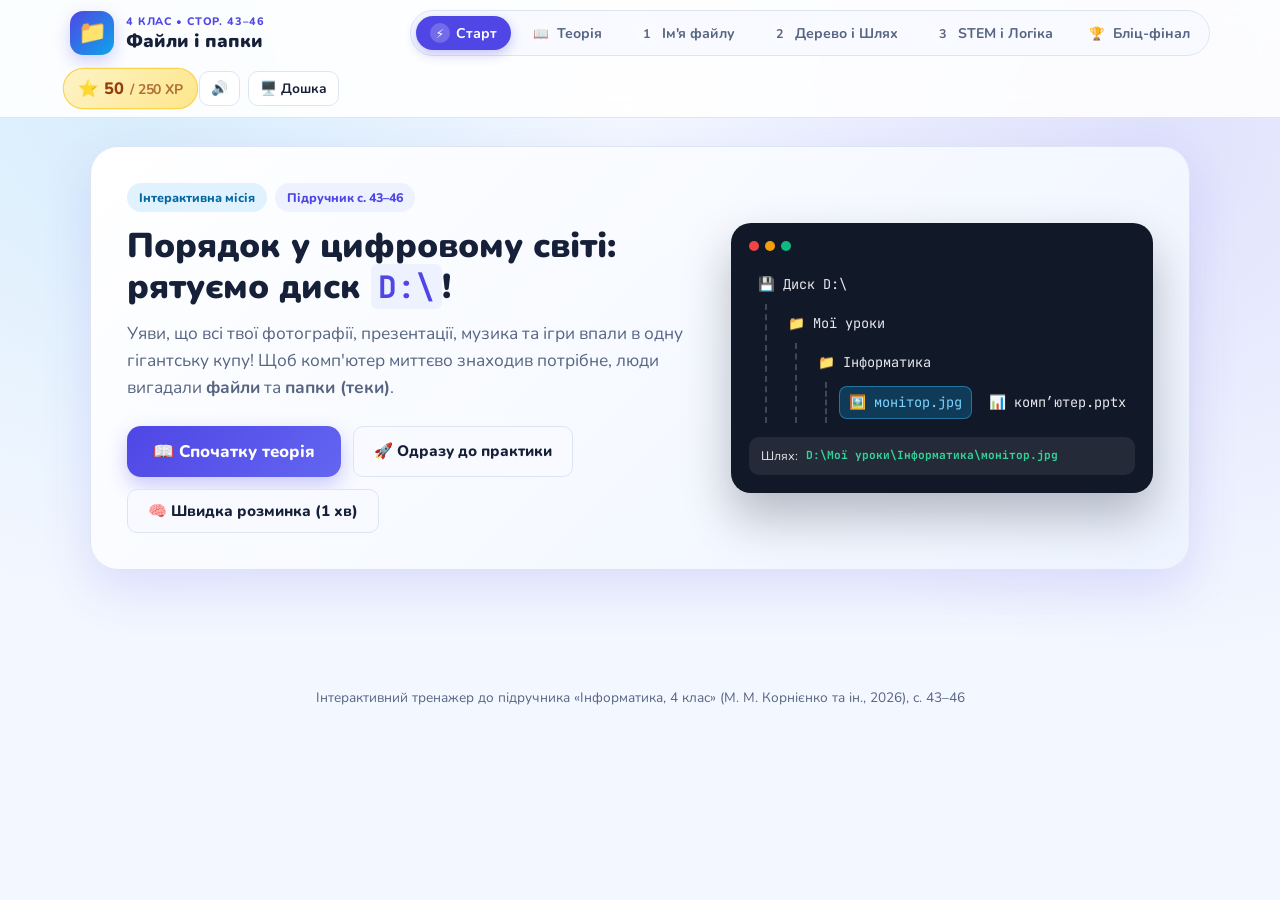
<file: lessons/files-and-folders-4/index.html>
<!DOCTYPE html>
<html lang="uk">
<head>
  <meta charset="UTF-8" />
  <meta name="viewport" content="width=device-width, initial-scale=1.0" />
  <title>Файли і папки — Інтерактивний урок (4 клас)</title>
  <link rel="preconnect" href="https://fonts.googleapis.com" />
  <link rel="preconnect" href="https://fonts.gstatic.com" crossorigin />
  <link href="https://fonts.googleapis.com/css2?family=JetBrains+Mono:wght@500;700&family=Nunito:wght@500;600;700;800;900&display=swap" rel="stylesheet" />
  <link rel="stylesheet" href="styles.css" />
</head>
<body>
  <canvas id="confetti-canvas" aria-hidden="true"></canvas>

  <!-- Top Navigation / Gamified HUD -->
  <header class="topbar">
    <div class="topbar-inner">
      <div class="brand">
        <div class="brand-icon" aria-hidden="true">📁</div>
        <div class="brand-text">
          <span class="brand-badge">4 КЛАС • СТОР. 43–46</span>
          <h1>Файли і папки</h1>
        </div>
      </div>

      <nav class="mission-nav" aria-label="Навігація по місіях">
        <button class="nav-pill active" data-target="hero-hook">
          <span class="pill-num">⚡</span>
          <span class="pill-label">Старт</span>
        </button>
        <button class="nav-pill" data-target="theory-section">
          <span class="pill-num">📖</span>
          <span class="pill-label">Теорія</span>
        </button>
        <button class="nav-pill" data-target="mission-1">
          <span class="pill-num">1</span>
          <span class="pill-label">Ім'я файлу</span>
        </button>
        <button class="nav-pill" data-target="mission-2">
          <span class="pill-num">2</span>
          <span class="pill-label">Дерево і Шлях</span>
        </button>
        <button class="nav-pill" data-target="mission-3">
          <span class="pill-num">3</span>
          <span class="pill-label">STEM і Логіка</span>
        </button>
        <button class="nav-pill" data-target="mission-4">
          <span class="pill-num">🏆</span>
          <span class="pill-label">Бліц-фінал</span>
        </button>
      </nav>

      <div class="hud-controls">
        <div class="xp-pill" title="Твої зароблені бали">
          <span class="xp-star">⭐</span>
          <span id="xp-value">0</span>
          <span class="xp-max">/ 250 XP</span>
        </div>
        <button id="sound-toggle" class="icon-btn" title="Увімкнути або вимкнути звуки" aria-pressed="true">
          🔊
        </button>
        <button id="projector-toggle" class="teacher-btn" title="Режим дошки / проєктора (більший шрифт)" aria-pressed="false">
          🖥️ Дошка
        </button>
      </div>
    </div>
  </header>

  <main class="container">
    <!-- SECTION 0: HOOK / WARM-UP -->
    <section id="hero-hook" class="module-section active">
      <div class="hero-card">
        <div class="hero-content">
          <div class="tag-row">
            <span class="tag tag-blue">Інтерактивна місія</span>
            <span class="tag tag-purple">Підручник с. 43–46</span>
          </div>
          <h2>Порядок у цифровому світі: рятуємо диск <code class="inline-code">D:\</code>!</h2>
          <p class="hero-desc">
            Уяви, що всі твої фотографії, презентації, музика та ігри впали в одну гігантську купу!
            Щоб комп'ютер миттєво знаходив потрібне, люди вигадали <strong>файли</strong> та <strong>папки (теки)</strong>.
          </p>
          <div class="hero-actions">
            <button class="btn btn-primary btn-lg" onclick="goToSection('theory-section')">
              📖 Спочатку теорія
            </button>
            <button class="btn btn-ghost" onclick="goToSection('mission-1')">
              🚀 Одразу до практики
            </button>
            <button class="btn btn-ghost" id="btn-warmup-toggle">
              🧠 Швидка розминка (1 хв)
            </button>
          </div>
        </div>

        <div class="hero-visual">
          <div class="floating-os-card">
            <div class="os-dots">
              <span></span><span></span><span></span>
            </div>
            <div class="os-preview-tree">
              <div class="mini-node root">💾 Диск D:\</div>
              <div class="mini-branch">
                <div class="mini-node folder">📁 Мої уроки</div>
                <div class="mini-branch">
                  <div class="mini-node folder">📁 Інформатика</div>
                  <div class="mini-branch">
                    <div class="mini-node file highlight">🖼️ монітор.jpg</div>
                    <div class="mini-node file">📊 комп’ютер.pptx</div>
                  </div>
                </div>
              </div>
            </div>
            <div class="mini-path-bar">
              <span>Шлях:</span>
              <code>D:\Мої уроки\Інформатика\монітор.jpg</code>
            </div>
          </div>
        </div>
      </div>

      <!-- Interactive 1-minute Warm-up Drawer -->
      <div id="warmup-box" class="card warmup-card hidden">
        <div class="card-header">
          <h3>⚡ Розминка: Що зберігається у файлах?</h3>
          <span class="badge-xp">+20 XP</span>
        </div>
        <p>Натисни на кожну картку, щоб визначити, чим є цей об'єкт: <strong>Файл</strong> (окремий документ/фото/програма) чи <strong>Папка</strong> (контейнер для порядку).</p>
        <div class="warmup-grid" id="warmup-grid"></div>
        <div id="warmup-feedback" class="feedback-banner hidden"></div>
      </div>
    </section>

    <!-- SECTION T: INTERACTIVE THEORY (pp. 43-46) -->
    <section id="theory-section" class="module-section">
      <div class="section-header">
        <div>
          <span class="step-badge">ТЕОРІЯ УРОКУ • СТОРІНКИ 43–46</span>
          <h2>Вивчаємо: як влаштовані файли та папки</h2>
        </div>
        <div class="section-progress">
          Вивчено карток: <span id="theory-done">1</span>/4 <span class="badge-xp" style="margin-left:6px;">+20 XP</span>
        </div>
      </div>

      <div class="theory-tabs" role="tablist" aria-label="Теоретичні картки">
        <button class="theory-tab active" data-theory-step="0">📄 1. Файл і папка</button>
        <button class="theory-tab" data-theory-step="1">🏷️ 2. Ім'я та 9 заборон</button>
        <button class="theory-tab" data-theory-step="2">🌳 3. Дерево папок</button>
        <button class="theory-tab" data-theory-step="3">🧭 4. Шлях і Провідник</button>
      </div>

      <!-- Slide 0: File & Folder -->
      <div class="card theory-slide active" data-theory-panel="0">
        <div class="theory-grid">
          <div class="theory-text">
            <span class="tag tag-blue">Підручник, с. 43</span>
            <h3>Що таке файл і навіщо потрібні папки?</h3>
            <p>
              У зовнішній пам'яті комп'ютера (на дисках, флешках) усі програми, тексти, малюнки та фільми зберігаються у вигляді <strong>файлів</strong>.
            </p>
            <div class="theory-callout">
              <strong>📁 Папка (тека)</strong> — це спеціальний «контейнер», у якому зберігають файли та інші папки, щоб на комп'ютері завжди був порядок.
            </div>
            <p class="theory-tip">👉 Натисни на будь-який значок праворуч, щоб дізнатися, який файл він позначає!</p>
          </div>
          <div class="theory-visual-box">
            <div class="icon-legend-grid">
              <button class="legend-card" onclick="showLegendInfo('📝 Текстовий документ (.docx, .txt) — реферати, задачі, казки.')">
                <span class="lg-ico">📝</span><strong>Текст</strong><code>.docx</code>
              </button>
              <button class="legend-card" onclick="showLegendInfo('🖼️ Зображення (.jpg, .png) — фотографії, малюнки, скріншоти.')">
                <span class="lg-ico">🖼️</span><strong>Малюнок</strong><code>.jpg / .png</code>
              </button>
              <button class="legend-card" onclick="showLegendInfo('📊 Презентація (.pptx) — слайди для виступу на уроці.')">
                <span class="lg-ico">📊</span><strong>Презентація</strong><code>.pptx</code>
              </button>
              <button class="legend-card" onclick="showLegendInfo('🎬 Відео та 🎵 Музика (.mp4, .mp3) — фільми, кліпи, пісні.')">
                <span class="lg-ico">🎬</span><strong>Медіа</strong><code>.mp4 / .mp3</code>
              </button>
            </div>
            <div id="legend-info-box" class="legend-info-box">
              Кожен тип даних має свою <strong>піктограму (значок)</strong>, щоб ти одразу впізнавав файл!
            </div>
          </div>
        </div>
      </div>

      <!-- Slide 1: Filename Anatomy & 9 Forbidden Symbols -->
      <div class="card theory-slide" data-theory-panel="1">
        <div class="theory-grid">
          <div class="theory-text">
            <span class="tag tag-purple">Підручник, с. 43</span>
            <h3>З чого складається ім'я файлу?</h3>
            <p>
              Зазвичай ім'я файлу має <strong>дві частини</strong>, розділені крапкою (<code>.</code>):
            </p>
            <ul class="theory-list">
              <li><strong style="color:#2563eb;">Власне ім'я</strong> — дає користувач (ти сам), наприклад <code>моя подорож</code> або <code>myschool</code>.</li>
              <li><strong style="color:#7c3aed;">Розширення</strong> — автоматично додає програма (наприклад, <code>pptx</code> для PowerPoint, <code>docx</code> для Word).</li>
            </ul>
            <div class="theory-callout danger-callout">
              <strong>⛔ 9 заборонених символів:</strong> <code>\</code> <code>*</code> <code>/</code> <code>:</code> <code>?</code> <code>"</code> <code>&lt;</code> <code>&gt;</code> <code>|</code><br />
              Їх не можна використовувати в назвах файлів і папок — комп'ютер вважає їх службовими командами!
            </div>
          </div>
          <div class="theory-visual-box">
            <div class="anatomy-demo">
              <div class="demo-chip blue-chip" onclick="showAnatomyHint('Власне ім’я описує, що всередині файлу. Його вигадуєш ти!')">
                <small>Даєш ти</small>
                <span>моя_подорож</span>
              </div>
              <div class="demo-dot" onclick="showAnatomyHint('Крапка завжди розділяє власне ім’я та розширення.')">.</div>
              <div class="demo-chip purple-chip" onclick="showAnatomyHint('Розширення підказує комп’ютеру, якою програмою відкрити файл!')">
                <small>Додає програма</small>
                <span>pptx</span>
              </div>
            </div>
            <div id="anatomy-hint-box" class="legend-info-box">
              👆 Натисни на будь-яку частину імені <code>моя_подорож.pptx</code>, щоб побачити пояснення.
            </div>
          </div>
        </div>
      </div>

      <!-- Slide 2: Nested Folders & Folder Tree -->
      <div class="card theory-slide" data-theory-panel="2">
        <div class="theory-grid">
          <div class="theory-text">
            <span class="tag tag-blue">Підручник, с. 44</span>
            <h3>Вкладені папки та «Дерево каталогів»</h3>
            <p>
              Уяви, що в папці <code>Фото</code> зібралося багато світлин. Щоб не шукати їх довго, усередині створюють <strong>вкладені папки</strong>!
            </p>
            <ul class="theory-list">
              <li>Папки ще називають <strong>каталогами</strong>.</li>
              <li>Схему, яка показує, яка папка в якій лежить, називають <strong>деревом папок (деревом каталогів)</strong>.</li>
              <li>Одні й ті самі фото можна розкласти по-різному: <em>за подіями</em> або <em>за тематикою</em>!</li>
            </ul>
          </div>
          <div class="theory-visual-box">
            <div class="tree-diagram-demo">
              <div class="td-root">💾 Диск D:\</div>
              <div class="td-branch">
                <div class="td-folder">📁 Мої уроки</div>
                <div class="td-branch">
                  <div class="td-folder">📁 Математика → <span class="td-file">📝 задачі.docx</span></div>
                  <div class="td-folder">📁 Інформатика → <span class="td-file">📊 комп’ютер.pptx</span>, <span class="td-file">🖼️ монітор.jpg</span></div>
                </div>
              </div>
            </div>
          </div>
        </div>
      </div>

      <!-- Slide 3: Full Path & Explorer -->
      <div class="card theory-slide" data-theory-panel="3">
        <div class="theory-grid">
          <div class="theory-text">
            <span class="tag tag-purple">Підручник, с. 44–45</span>
            <h3>Повне ім'я (шлях) та Провідник Windows</h3>
            <p>
              Щоб точно вказати, де лежить файл, записують його <strong>повне ім'я (шлях до файлу)</strong>:
            </p>
            <div class="theory-callout">
              <strong>Формула шляху:</strong><br />
              <code>Ім'я диска</code> + <code>послідовність папок</code> + <code>ім'я файлу</code><br />
              Роздільник між ними — <strong>зворотний слеш</strong> (<code>\</code>).
            </div>
            <p>
              У програмі <strong>Провідник (Цей ПК)</strong> поточний шлях завжди видно у верхньому рядку, а повернутися назад допомагає кнопка <strong>← Назад</strong>.
            </p>
          </div>
          <div class="theory-visual-box">
            <div class="path-breakdown">
              <div class="pb-row">
                <span class="token token-disk">D:</span>
                <span class="pb-desc">← Ім'я диска</span>
              </div>
              <div class="pb-row">
                <span class="token token-folder">\Мої уроки\Інформатика</span>
                <span class="pb-desc">← Послідовність папок</span>
              </div>
              <div class="pb-row">
                <span class="token token-file">\монітор.jpg</span>
                <span class="pb-desc">← Ім'я файлу</span>
              </div>
            </div>
          </div>
        </div>
      </div>

      <div class="theory-footer-nav">
        <button id="theory-prev-btn" class="btn btn-ghost" disabled>← Попередня</button>
        <div class="theory-dots" id="theory-dots"></div>
        <div style="display:flex;gap:10px;flex-wrap:wrap;">
          <button id="theory-next-btn" class="btn btn-ghost">Наступна →</button>
          <button class="btn btn-primary" onclick="goToSection('mission-1')">🚀 Перейти до практики (Місія 1) →</button>
        </div>
      </div>
    </section>

    <!-- SECTION 1: MISSION 1 — ANATOMY OF A FILENAME & FORBIDDEN CHARS (p. 43) -->
    <section id="mission-1" class="module-section">
      <div class="section-header">
        <div>
          <span class="step-badge">МІСІЯ 1 • СТОРІНКА 43</span>
          <h2>Анатомія імені файлу та заборонені символи</h2>
        </div>
        <div class="section-progress">
          Завдання: <span id="m1-done">0</span>/2 виконано
        </div>
      </div>

      <!-- 1A: Live Filename Scanner -->
      <div class="card lab-card">
        <div class="card-header">
          <div>
            <h3>🔬 Живий сканер імені файлу</h3>
            <p class="subtitle">Введи будь-яке ім'я файлу (наприклад: <code>моя_школа.png</code> або <code>привіт?світ.docx</code>) і подивись, як його бачить комп'ютер!</p>
          </div>
          <div class="preset-chips">
            <button class="chip" onclick="setScannerInput('моя_подорож.pptx')">моя_подорож.pptx</button>
            <button class="chip" onclick="setScannerInput('myschool.docx')">myschool.docx</button>
            <button class="chip" onclick="setScannerInput('**Світлини**.jpg')">**Світлини**.jpg</button>
          </div>
        </div>

        <div class="scanner-workspace">
          <div class="input-wrapper">
            <input
              type="text"
              id="filename-input"
              class="scanner-input"
              value="моя_школа.png"
              maxlength="40"
              aria-label="Введи ім'я файлу для перевірки"
            />
            <span id="scanner-status-pill" class="status-pill valid">✅ Ім'я коректне</span>
          </div>

          <div class="anatomy-visualizer">
            <div class="icon-preview-box" id="scanner-icon-box">
              <div class="file-big-icon" id="scanner-icon">🖼️</div>
              <div class="file-type-label" id="scanner-type-label">Зображення</div>
            </div>

            <div class="anatomy-parts">
              <div class="part-box part-name">
                <span class="part-title">Власне ім'я (даєш ти)</span>
                <code id="part-basename">моя_школа</code>
              </div>
              <div class="part-dot">.</div>
              <div class="part-box part-ext">
                <span class="part-title">Розширення (додає програма)</span>
                <code id="part-extension">png</code>
              </div>
            </div>
          </div>

          <div id="forbidden-alert" class="forbidden-alert hidden">
            <strong>⚠️ Знайдено заборонені символи:</strong> <span id="forbidden-found"></span>
          </div>

          <div class="forbidden-strip">
            <span class="strip-label">9 заборонених символів (натисни, щоб протестувати):</span>
            <div class="forbidden-keys" id="forbidden-keys"></div>
          </div>
        </div>
      </div>

      <!-- 1B: Textbook Task p. 43 (6 filenames) -->
      <div class="card">
        <div class="card-header">
          <div>
            <h3>🛡️ Перевірка імен із підручника (с. 43)</h3>
            <p class="subtitle">Які з цих імен можна дати файлам або папкам, а які — ні? Обери для кожної картки!</p>
          </div>
          <span class="badge-xp">+60 XP</span>
        </div>

        <div class="name-check-grid" id="name-check-grid"></div>
        <div id="m1-complete-banner" class="feedback-banner success hidden">
          🎉 Чудово! Ти розпізнав усі коректні та заборонені імена з підручника!
          <button class="btn btn-sm btn-primary" onclick="goToSection('mission-2')">Далі: Дерево папок →</button>
        </div>
      </div>
    </section>

    <!-- SECTION 2: MISSION 2 — FOLDER TREE, NESTING & EXPLORER (pp. 44-45) -->
    <section id="mission-2" class="module-section">
      <div class="section-header">
        <div>
          <span class="step-badge">МІСІЯ 2 • СТОРІНКИ 44–45</span>
          <h2>Дерево папок, вкладеність і шлях до файлу</h2>
        </div>
        <div class="section-progress">
          Квести: <span id="m2-done">0</span>/3 виконано
        </div>
      </div>

      <!-- 2A: Synchronized Tree + Windows Explorer Simulator (pp. 44-45) -->
      <div class="card explorer-lab">
        <div class="card-header">
          <div>
            <h3>🌳 Живе «Дерево каталогів» + Провідник Windows</h3>
            <p class="subtitle">Клікай по папках у <strong>Дереві</strong> зліва або у вікні <strong>Цей ПК</strong> справа. Спостерігай, як формується <strong>повне ім'я файлу</strong>!</p>
          </div>
          <span class="badge-xp">+60 XP</span>
        </div>

        <!-- Mini Quests Bar (p. 45 practice) -->
        <div class="quest-bar" id="explorer-quests">
          <div class="quest-info">
            <span class="quest-label">🎯 Практичне завдання (с. 45):</span>
            <span id="current-quest-text">Відкрий папку <code>Інформатика</code> та натисни на файл <code>монітор.jpg</code></span>
          </div>
          <div class="quest-dots" id="quest-dots"></div>
        </div>

        <div class="split-explorer">
          <!-- Left: Visual Folder Tree -->
          <div class="tree-panel">
            <div class="panel-title">Дерево папок (каталогів)</div>
            <div class="tree-container" id="visual-tree"></div>
          </div>

          <!-- Right: Simulated Windows Explorer -->
          <div class="win-explorer">
            <div class="win-titlebar">
              <div class="win-title">💻 Цей ПК — Провідник</div>
              <div class="win-controls"><span>—</span><span>□</span><span>×</span></div>
            </div>

            <div class="win-toolbar">
              <button id="explorer-back-btn" class="back-btn" title="Кнопка Назад" disabled>
                ← Назад
              </button>
              <div class="address-bar" title="Шлях до поточної папки">
                <span class="addr-icon">📁</span>
                <span id="explorer-address">D:\</span>
              </div>
            </div>

            <div class="win-body" id="explorer-items"></div>

            <div class="win-statusbar">
              <span id="explorer-status-count">Елементів: 1</span>
              <span id="explorer-selected-info">Нічого не вибрано</span>
            </div>
          </div>
        </div>

        <!-- Full Path Anatomy Formula -->
        <div class="path-formula-box">
          <div class="formula-title">Повне ім'я (шлях) вибраного об'єкта:</div>
          <div class="formula-tokens" id="formula-tokens">
            <span class="token token-disk">D:</span>
            <span class="token-sep">\</span>
          </div>
          <p class="formula-hint">
            Запам'ятай: ім'я диска та імена папок розділяються <strong>зворотним слешем</strong> (<code>\</code>).
          </p>
        </div>
      </div>

      <!-- 2B: Photo Sorting into Nested Folders (p. 44) -->
      <div class="card">
        <div class="card-header">
          <div>
            <h3>📸 Вкладені папки: Упорядкуй папку «Фото» (с. 44)</h3>
            <p class="subtitle">Фотографії можна сортувати по-різному! Обери спосіб організації та розклади фото по вкладених папках.</p>
          </div>
          <div class="mode-switch" role="group" aria-label="Спосіб сортування фото">
            <button class="switch-btn active" data-sort-mode="events">🎉 За подіями</button>
            <button class="switch-btn" data-sort-mode="topics">🐾 За тематикою</button>
          </div>
        </div>

        <div class="sorter-arena">
          <div class="unsorted-tray">
            <div class="tray-title">Несортовані фото (натисни на фото, а потім на папку):</div>
            <div class="photo-cards" id="photo-tray"></div>
          </div>
          <div class="folder-targets" id="folder-targets"></div>
        </div>
        <div id="sorter-feedback" class="feedback-banner hidden"></div>
      </div>
    </section>

    <!-- SECTION 3: MISSION 3 — COMBINATORICS & STEM CLASSIFICATION TREE (p. 46) -->
    <section id="mission-3" class="module-section">
      <div class="section-header">
        <div>
          <span class="step-badge">МІСІЯ 3 • СТОРІНКА 46</span>
          <h2>Комбінаторика та STEM-лабораторія класифікації</h2>
        </div>
        <div class="section-progress">
          Завдання: <span id="m3-done">0</span>/2 виконано
        </div>
      </div>

      <!-- 3A: Combinatorics Task (cat/dog x docx/pptx/jpg) -->
      <div class="card">
        <div class="card-header">
          <div>
            <h3>🧩 Логічна задача (с. 46): Скільки різних імен файлів?</h3>
            <p class="subtitle">
              Ім'я файлу може бути <code>cat</code> або <code>dog</code>, а розширення — <code>docx</code>, <code>pptx</code> або <code>jpg</code>.
              Склади <strong>усі можливі комбінації</strong>!
            </p>
          </div>
          <div class="combo-counter">
            Знайдено: <strong id="combo-count">0</strong> / 6
          </div>
        </div>

        <div class="combo-builder">
          <div class="combo-picker">
            <div class="picker-col">
              <div class="picker-label">1. Обери власне ім'я:</div>
              <div class="picker-btns">
                <button class="pick-btn" data-pick-name="cat">🐱 cat</button>
                <button class="pick-btn" data-pick-name="dog">🐶 dog</button>
              </div>
            </div>
            <div class="picker-dot">.</div>
            <div class="picker-col">
              <div class="picker-label">2. Обери розширення:</div>
              <div class="picker-btns">
                <button class="pick-btn" data-pick-ext="docx">📝 docx</button>
                <button class="pick-btn" data-pick-ext="pptx">📊 pptx</button>
                <button class="pick-btn" data-pick-ext="jpg">🖼️ jpg</button>
              </div>
            </div>
            <button id="create-combo-btn" class="btn btn-primary" disabled>
              ➕ Створити файл
            </button>
          </div>

          <div class="combo-slots" id="combo-slots"></div>
        </div>
        <div id="combo-feedback" class="feedback-banner success hidden">
          🎉 Бінго! <strong>2 × 3 = 6</strong> різних файлів! (2 імені помножити на 3 розширення = 6 комбінацій!)
        </div>
      </div>

      <!-- 3B: STEM Laboratory — Classification Tree (p. 46) -->
      <div class="card stem-card">
        <div class="card-header">
          <div>
            <h3>🔬 Дослідницька лабораторія (STEM, с. 46): Як класифікувати об'єкти?</h3>
            <p class="subtitle">
              Перед тобою 8 фігур: великі (в.) і малі (м.), круги (кр.) і квадрати (кв.), червоні (ч.) і зелені (з.).
              Побудуй <strong>дерево класифікації</strong>, обираючи ознаки по черзі!
            </p>
          </div>
          <span class="badge-xp">+50 XP</span>
        </div>

        <div class="stem-controls">
          <div class="stem-step-box">
            <label for="prop-1">Крок 1 (головна ознака):</label>
            <select id="prop-1" class="stem-select">
              <option value="shape">Форма (Круг / Квадрат)</option>
              <option value="color">Колір (Червоний / Зелений)</option>
              <option value="size">Розмір (Великий / Малий)</option>
            </select>
          </div>
          <div class="stem-step-box">
            <label for="prop-2">Крок 2 (друга ознака):</label>
            <select id="prop-2" class="stem-select">
              <option value="color">Колір (Червоний / Зелений)</option>
              <option value="size">Розмір (Великий / Малий)</option>
              <option value="shape">Форма (Круг / Квадрат)</option>
            </select>
          </div>
          <div class="stem-step-box">
            <label for="prop-3">Крок 3 (третя ознака):</label>
            <select id="prop-3" class="stem-select">
              <option value="size">Розмір (Великий / Малий)</option>
              <option value="shape">Форма (Круг / Квадрат)</option>
              <option value="color">Колір (Червоний / Зелений)</option>
            </select>
          </div>
          <button id="stem-build-btn" class="btn btn-primary">🌿 Побудувати дерево</button>
        </div>

        <div id="stem-error" class="forbidden-alert hidden">
          Обери 3 <strong>різні</strong> ознаки для кроків 1, 2 і 3!
        </div>

        <div class="stem-tree-viewport" id="stem-tree-viewport"></div>

        <div class="stem-insight" id="stem-insight">
          💡 <strong>STEM-дослідження:</strong> Спробуй змінити порядок ознак (наприклад, спочатку <em>Колір</em>, а не <em>Форма</em>) і подивись на нижній рядок (листя дерева). Чи отримали ми ті самі кінцеві групи?
          <span id="stem-conclusion" class="hidden">
            <strong>Так!</strong> Порядок гілок змінюється, але кожна фігура внизу однаково потрапляє у свою унікальну групу!
          </span>
        </div>
      </div>
    </section>

    <!-- SECTION 4: FINAL QUIZ & CELEBRATION -->
    <section id="mission-4" class="module-section">
      <div class="section-header">
        <div>
          <span class="step-badge">ФІНАЛ УРОКУ</span>
          <h2>Бліц-челендж: Майстер файлів і папок</h2>
        </div>
      </div>

      <div class="card quiz-card" id="quiz-card">
        <div class="quiz-progress-bar">
          <div class="quiz-progress-fill" id="quiz-progress-fill" style="width: 20%"></div>
        </div>
        <div id="quiz-stage"></div>
      </div>
    </section>
  </main>

  <footer class="footer">
    <p>Інтерактивний тренажер до підручника «Інформатика, 4 клас» (М. М. Корнієнко та ін., 2026), с. 43–46</p>
  </footer>

  <script src="app.js"></script>
</body>
</html>
</file>
<file: lessons/files-and-folders-4/styles.css>
:root {
  --bg: #f3f7ff;
  --surface: #ffffff;
  --surface-soft: #f8faff;
  --text: #162038;
  --text-muted: #576582;
  --primary: #4f46e5;
  --primary-hover: #4338ca;
  --primary-soft: #eef2ff;
  --accent: #0ea5e9;
  --accent-soft: #e0f2fe;
  --success: #10b981;
  --success-soft: #d1fae5;
  --danger: #ef4444;
  --danger-soft: #fee2e2;
  --warning: #f59e0b;
  --warning-soft: #fef3c7;
  --border: #dde5f4;
  --shadow-sm: 0 4px 12px rgba(22, 32, 56, 0.05);
  --shadow-md: 0 12px 32px rgba(37, 56, 108, 0.09);
  --shadow-lg: 0 20px 50px rgba(79, 70, 229, 0.14);
  --radius-lg: 22px;
  --radius-md: 14px;
  --radius-sm: 10px;
  --font-sans: 'Nunito', system-ui, -apple-system, sans-serif;
  --font-mono: 'JetBrains Mono', ui-monospace, monospace;
}

body.projector-mode {
  font-size: 19px;
}

body.projector-mode .container {
  max-width: 1260px;
}

* {
  box-sizing: border-box;
}

body {
  margin: 0;
  font-family: var(--font-sans);
  background:
    radial-gradient(circle at 10% 10%, rgba(14, 165, 233, 0.12), transparent 36%),
    radial-gradient(circle at 90% 15%, rgba(79, 70, 229, 0.12), transparent 38%),
    var(--bg);
  color: var(--text);
  line-height: 1.55;
  min-height: 100vh;
}

#confetti-canvas {
  position: fixed;
  inset: 0;
  width: 100%;
  height: 100%;
  pointer-events: none;
  z-index: 9999;
}

code, .inline-code {
  font-family: var(--font-mono);
  background: var(--primary-soft);
  color: var(--primary);
  padding: 2px 7px;
  border-radius: 6px;
  font-size: 0.9em;
  font-weight: 700;
}

.hidden {
  display: none !important;
}

/* Topbar */
.topbar {
  position: sticky;
  top: 0;
  z-index: 100;
  background: rgba(255, 255, 255, 0.88);
  backdrop-filter: blur(14px);
  border-bottom: 1px solid var(--border);
}

.topbar-inner {
  max-width: 1180px;
  margin: 0 auto;
  padding: 10px 20px;
  display: flex;
  align-items: center;
  justify-content: space-between;
  gap: 14px;
  flex-wrap: wrap;
}

.brand {
  display: flex;
  align-items: center;
  gap: 12px;
}

.brand-icon {
  width: 44px;
  height: 44px;
  border-radius: 13px;
  background: linear-gradient(135deg, #4f46e5, #0ea5e9);
  display: grid;
  place-items: center;
  font-size: 1.45rem;
  box-shadow: 0 6px 16px rgba(79, 70, 229, 0.25);
}

.brand-badge {
  display: block;
  font-size: 0.68rem;
  font-weight: 800;
  letter-spacing: 0.08em;
  color: var(--primary);
}

.brand-text h1 {
  margin: 0;
  font-size: 1.15rem;
  font-weight: 900;
  line-height: 1.1;
}

.mission-nav {
  display: flex;
  gap: 6px;
  background: var(--surface-soft);
  padding: 5px;
  border-radius: 999px;
  border: 1px solid var(--border);
  flex-wrap: wrap;
}

.nav-pill {
  border: none;
  background: transparent;
  padding: 7px 14px;
  border-radius: 999px;
  font-family: var(--font-sans);
  font-weight: 700;
  font-size: 0.88rem;
  color: var(--text-muted);
  cursor: pointer;
  display: flex;
  align-items: center;
  gap: 6px;
  transition: all 0.2s ease;
}

.nav-pill:hover {
  color: var(--text);
  background: rgba(79, 70, 229, 0.07);
}

.nav-pill.active {
  background: var(--primary);
  color: #ffffff;
  box-shadow: 0 4px 12px rgba(79, 70, 229, 0.3);
}

.pill-num {
  display: inline-grid;
  place-items: center;
  width: 20px;
  height: 20px;
  border-radius: 50%;
  background: rgba(255, 255, 255, 0.2);
  font-size: 0.78rem;
}

.hud-controls {
  display: flex;
  align-items: center;
  gap: 8px;
}

.xp-pill {
  display: flex;
  align-items: center;
  gap: 5px;
  background: linear-gradient(135deg, #fef3c7, #fde68a);
  color: #92400e;
  padding: 6px 13px;
  border-radius: 999px;
  font-weight: 800;
  font-size: 0.92rem;
  border: 1px solid #fcd34d;
  transition: transform 0.2s ease;
}

.xp-pill.bump {
  transform: scale(1.12);
}

.xp-max {
  font-weight: 700;
  opacity: 0.72;
  font-size: 0.78rem;
}

.icon-btn, .teacher-btn {
  border: 1px solid var(--border);
  background: var(--surface);
  color: var(--text);
  border-radius: 10px;
  padding: 7px 11px;
  font-family: var(--font-sans);
  font-weight: 700;
  font-size: 0.85rem;
  cursor: pointer;
  transition: all 0.18s ease;
}

.teacher-btn[aria-pressed="true"] {
  background: #1e293b;
  color: #ffffff;
  border-color: #1e293b;
}

/* Main Container */
.container {
  max-width: 1140px;
  margin: 0 auto;
  padding: 28px 20px 60px;
}

.module-section {
  display: none;
  animation: fadeSlideIn 0.35s ease;
}

.module-section.active {
  display: block;
}

@keyframes fadeSlideIn {
  from { opacity: 0; transform: translateY(10px); }
  to { opacity: 1; transform: translateY(0); }
}

/* Cards & Buttons */
.card {
  background: var(--surface);
  border: 1px solid var(--border);
  border-radius: var(--radius-lg);
  padding: 26px;
  box-shadow: var(--shadow-md);
  margin-bottom: 24px;
}

.card-header {
  display: flex;
  justify-content: space-between;
  align-items: flex-start;
  gap: 16px;
  flex-wrap: wrap;
  margin-bottom: 18px;
}

.card-header h3 {
  margin: 0 0 4px;
  font-size: 1.25rem;
  font-weight: 800;
}

.subtitle {
  margin: 0;
  color: var(--text-muted);
  font-size: 0.96rem;
}

.badge-xp {
  background: var(--primary-soft);
  color: var(--primary);
  font-weight: 800;
  font-size: 0.84rem;
  padding: 5px 12px;
  border-radius: 999px;
  white-space: nowrap;
}

.btn {
  border: none;
  border-radius: var(--radius-sm);
  padding: 11px 20px;
  font-family: var(--font-sans);
  font-weight: 800;
  font-size: 0.95rem;
  cursor: pointer;
  display: inline-flex;
  align-items: center;
  gap: 8px;
  transition: all 0.18s ease;
}

.btn:disabled {
  opacity: 0.45;
  cursor: not-allowed;
}

.btn-primary {
  background: linear-gradient(135deg, #4f46e5, #6366f1);
  color: #ffffff;
  box-shadow: 0 8px 20px rgba(79, 70, 229, 0.28);
}

.btn-primary:hover:not(:disabled) {
  transform: translateY(-2px);
  box-shadow: 0 12px 24px rgba(79, 70, 229, 0.35);
}

.btn-ghost {
  background: var(--surface-soft);
  color: var(--text);
  border: 1px solid var(--border);
}

.btn-ghost:hover {
  background: #eaf0ff;
}

.btn-lg {
  padding: 14px 26px;
  font-size: 1.05rem;
  border-radius: 14px;
}

.btn-sm {
  padding: 7px 14px;
  font-size: 0.86rem;
}

/* Section Header */
.section-header {
  display: flex;
  justify-content: space-between;
  align-items: flex-end;
  gap: 16px;
  margin-bottom: 20px;
  flex-wrap: wrap;
}

.step-badge {
  display: inline-block;
  font-size: 0.75rem;
  font-weight: 800;
  letter-spacing: 0.08em;
  color: var(--primary);
  background: var(--primary-soft);
  padding: 4px 10px;
  border-radius: 999px;
  margin-bottom: 6px;
}

.section-header h2 {
  margin: 0;
  font-size: 1.7rem;
  font-weight: 900;
}

.section-progress {
  background: var(--surface);
  border: 1px solid var(--border);
  padding: 8px 14px;
  border-radius: 999px;
  font-weight: 800;
  font-size: 0.9rem;
  color: var(--text-muted);
}

/* Hero Section */
.hero-card {
  background: linear-gradient(135deg, #ffffff 0%, #eef4ff 100%);
  border: 1px solid var(--border);
  border-radius: 28px;
  padding: 36px;
  display: grid;
  grid-template-columns: 1.15fr 0.85fr;
  gap: 32px;
  align-items: center;
  box-shadow: var(--shadow-lg);
  margin-bottom: 24px;
}

.tag-row {
  display: flex;
  gap: 8px;
  margin-bottom: 14px;
  flex-wrap: wrap;
}

.tag {
  font-size: 0.78rem;
  font-weight: 800;
  padding: 5px 12px;
  border-radius: 999px;
}

.tag-blue { background: var(--accent-soft); color: #0369a1; }
.tag-purple { background: var(--primary-soft); color: var(--primary); }

.hero-content h2 {
  margin: 0 0 14px;
  font-size: 2.15rem;
  font-weight: 900;
  line-height: 1.18;
}

.hero-desc {
  font-size: 1.08rem;
  color: var(--text-muted);
  margin: 0 0 24px;
}

.hero-actions {
  display: flex;
  gap: 12px;
  flex-wrap: wrap;
}

.floating-os-card {
  background: #111827;
  color: #e5e7eb;
  border-radius: 20px;
  padding: 18px;
  box-shadow: 0 24px 48px rgba(17, 24, 39, 0.28);
  animation: floatY 5s ease-in-out infinite;
}

@keyframes floatY {
  0%, 100% { transform: translateY(0px); }
  50% { transform: translateY(-7px); }
}

.os-dots {
  display: flex;
  gap: 6px;
  margin-bottom: 14px;
}

.os-dots span {
  width: 10px;
  height: 10px;
  border-radius: 50%;
  background: #ef4444;
}
.os-dots span:nth-child(2) { background: #f59e0b; }
.os-dots span:nth-child(3) { background: #10b981; }

.os-preview-tree {
  font-family: var(--font-mono);
  font-size: 0.85rem;
}

.mini-branch {
  margin-left: 16px;
  padding-left: 12px;
  border-left: 2px dashed rgba(148, 163, 184, 0.35);
}

.mini-node {
  padding: 5px 9px;
  border-radius: 8px;
  margin: 4px 0;
  display: inline-block;
}

.mini-node.highlight {
  background: rgba(14, 165, 233, 0.25);
  color: #7dd3fc;
  border: 1px solid rgba(56, 189, 248, 0.45);
}

.mini-path-bar {
  margin-top: 14px;
  background: rgba(255, 255, 255, 0.08);
  border-radius: 10px;
  padding: 9px 12px;
  font-size: 0.78rem;
  display: flex;
  align-items: center;
  gap: 8px;
  overflow-x: auto;
}

.mini-path-bar code {
  background: transparent;
  color: #34d399;
  padding: 0;
}

/* Warmup Grid */
.warmup-grid {
  display: grid;
  grid-template-columns: repeat(auto-fit, minmax(190px, 1fr));
  gap: 14px;
  margin-top: 14px;
}

.warmup-item {
  background: var(--surface-soft);
  border: 2px solid var(--border);
  border-radius: var(--radius-md);
  padding: 14px;
  text-align: center;
}

.warmup-emoji { font-size: 2rem; margin-bottom: 6px; }
.warmup-name { font-weight: 800; margin-bottom: 10px; font-family: var(--font-mono); font-size: 0.9rem; }

.warmup-btns {
  display: flex;
  gap: 6px;
  justify-content: center;
}

.mini-choice {
  border: 1px solid var(--border);
  background: #fff;
  padding: 5px 10px;
  border-radius: 8px;
  font-weight: 700;
  font-size: 0.8rem;
  cursor: pointer;
}

.warmup-item.correct { border-color: var(--success); background: var(--success-soft); }
.warmup-item.wrong { border-color: var(--danger); background: var(--danger-soft); }

/* Mission 1: Filename Scanner */
.preset-chips {
  display: flex;
  gap: 6px;
  flex-wrap: wrap;
}

.chip {
  border: 1px solid var(--border);
  background: var(--surface-soft);
  padding: 5px 10px;
  border-radius: 999px;
  font-family: var(--font-mono);
  font-size: 0.8rem;
  cursor: pointer;
  transition: all 0.15s;
}

.chip:hover {
  background: var(--primary-soft);
  border-color: var(--primary);
}

.input-wrapper {
  display: flex;
  gap: 12px;
  align-items: center;
  flex-wrap: wrap;
  margin-bottom: 18px;
}

.scanner-input {
  flex: 1;
  min-width: 240px;
  font-family: var(--font-mono);
  font-size: 1.2rem;
  font-weight: 700;
  padding: 14px 18px;
  border-radius: var(--radius-md);
  border: 2px solid var(--border);
  background: var(--surface-soft);
  color: var(--text);
  outline: none;
  transition: border-color 0.2s, box-shadow 0.2s;
}

.scanner-input:focus {
  border-color: var(--primary);
  box-shadow: 0 0 0 4px rgba(79, 70, 229, 0.14);
}

.scanner-input.invalid {
  border-color: var(--danger);
  background: #fff5f5;
}

.status-pill {
  padding: 10px 16px;
  border-radius: 999px;
  font-weight: 800;
  font-size: 0.9rem;
}

.status-pill.valid { background: var(--success-soft); color: #065f46; }
.status-pill.invalid { background: var(--danger-soft); color: #991b1b; }

.anatomy-visualizer {
  display: flex;
  align-items: center;
  gap: 20px;
  background: var(--surface-soft);
  border: 1px solid var(--border);
  border-radius: var(--radius-md);
  padding: 18px;
  flex-wrap: wrap;
}

.icon-preview-box {
  min-width: 120px;
  background: #ffffff;
  border: 1px solid var(--border);
  border-radius: 14px;
  padding: 12px 16px;
  text-align: center;
}

.file-big-icon { font-size: 2.4rem; line-height: 1.1; }
.file-type-label { font-size: 0.8rem; font-weight: 800; color: var(--text-muted); margin-top: 4px; }

.anatomy-parts {
  flex: 1;
  display: flex;
  align-items: center;
  gap: 10px;
  flex-wrap: wrap;
}

.part-box {
  background: #ffffff;
  border: 2px solid var(--border);
  border-radius: 12px;
  padding: 10px 16px;
  min-width: 140px;
}

.part-name { border-color: #93c5fd; }
.part-ext { border-color: #c4b5fd; }

.part-title {
  display: block;
  font-size: 0.72rem;
  font-weight: 800;
  text-transform: uppercase;
  letter-spacing: 0.04em;
  color: var(--text-muted);
  margin-bottom: 4px;
}

.part-box code {
  font-size: 1.15rem;
  background: transparent;
  padding: 0;
}

.part-dot {
  font-family: var(--font-mono);
  font-size: 2rem;
  font-weight: 900;
  color: var(--primary);
}

.forbidden-alert {
  margin-top: 14px;
  background: var(--danger-soft);
  border: 1px solid #fca5a5;
  color: #991b1b;
  padding: 12px 16px;
  border-radius: 12px;
  font-weight: 700;
}

.forbidden-strip {
  margin-top: 16px;
  display: flex;
  align-items: center;
  gap: 10px;
  flex-wrap: wrap;
}

.strip-label {
  font-size: 0.88rem;
  font-weight: 700;
  color: var(--text-muted);
}

.forbidden-keys {
  display: flex;
  gap: 6px;
  flex-wrap: wrap;
}

.fkey {
  width: 34px;
  height: 34px;
  border-radius: 8px;
  border: 1px solid #fecaca;
  background: #fff5f5;
  color: #b91c1c;
  font-family: var(--font-mono);
  font-weight: 800;
  font-size: 1rem;
  cursor: pointer;
  transition: transform 0.12s;
}

.fkey:hover {
  transform: scale(1.1);
  background: #fee2e2;
}

/* Name Check Grid (p. 43) */
.name-check-grid {
  display: grid;
  grid-template-columns: repeat(auto-fit, minmax(260px, 1fr));
  gap: 14px;
}

.name-card {
  background: var(--surface-soft);
  border: 2px solid var(--border);
  border-radius: var(--radius-md);
  padding: 16px;
  transition: all 0.2s;
}

.name-card.solved-ok { border-color: var(--success); background: var(--success-soft); }
.name-card.solved-err { border-color: var(--danger); background: var(--danger-soft); }

.name-sample {
  font-family: var(--font-mono);
  font-size: 1.08rem;
  font-weight: 700;
  background: #ffffff;
  padding: 10px 12px;
  border-radius: 10px;
  border: 1px solid var(--border);
  margin-bottom: 12px;
  text-align: center;
}

.name-actions {
  display: flex;
  gap: 8px;
}

.name-actions button {
  flex: 1;
  padding: 8px;
  border-radius: 9px;
  border: 1px solid var(--border);
  background: #ffffff;
  font-family: var(--font-sans);
  font-weight: 800;
  cursor: pointer;
  transition: all 0.15s;
}

.name-actions button:hover:not(:disabled) {
  background: var(--primary-soft);
  border-color: var(--primary);
}

.name-explain {
  margin-top: 10px;
  font-size: 0.84rem;
  font-weight: 700;
}

/* Mission 2: Split Explorer & Tree */
.quest-bar {
  background: linear-gradient(90deg, #eef2ff, #e0f2fe);
  border: 1px solid #c7d2fe;
  border-radius: var(--radius-md);
  padding: 12px 16px;
  display: flex;
  justify-content: space-between;
  align-items: center;
  gap: 12px;
  margin-bottom: 18px;
  flex-wrap: wrap;
}

.quest-label {
  font-weight: 900;
  color: var(--primary);
  margin-right: 6px;
}

.quest-dots {
  display: flex;
  gap: 8px;
}

.q-dot {
  width: 28px;
  height: 28px;
  border-radius: 50%;
  background: #ffffff;
  border: 2px solid #a5b4fc;
  display: grid;
  place-items: center;
  font-size: 0.8rem;
  font-weight: 800;
}

.q-dot.done {
  background: var(--success);
  border-color: var(--success);
  color: #ffffff;
}

.split-explorer {
  display: grid;
  grid-template-columns: 0.95fr 1.25fr;
  gap: 18px;
  margin-bottom: 18px;
}

.tree-panel {
  background: var(--surface-soft);
  border: 1px solid var(--border);
  border-radius: var(--radius-md);
  padding: 16px;
}

.panel-title {
  font-size: 0.82rem;
  font-weight: 800;
  text-transform: uppercase;
  letter-spacing: 0.05em;
  color: var(--text-muted);
  margin-bottom: 12px;
}

.tree-node-row {
  margin: 4px 0;
}

.tree-children {
  margin-left: 18px;
  padding-left: 12px;
  border-left: 2px solid #cbd5e1;
}

.tree-btn {
  border: 1px solid transparent;
  background: transparent;
  padding: 6px 10px;
  border-radius: 9px;
  font-family: var(--font-sans);
  font-weight: 700;
  font-size: 0.92rem;
  cursor: pointer;
  display: inline-flex;
  align-items: center;
  gap: 7px;
  color: var(--text);
  transition: all 0.15s;
}

.tree-btn:hover {
  background: #e2e8f0;
}

.tree-btn.active-node {
  background: var(--primary-soft);
  border-color: var(--primary);
  color: var(--primary);
}

/* Windows Explorer Mockup */
.win-explorer {
  background: #ffffff;
  border: 1px solid #cbd5e1;
  border-radius: 14px;
  overflow: hidden;
  display: flex;
  flex-direction: column;
  box-shadow: var(--shadow-sm);
}

.win-titlebar {
  background: #1e293b;
  color: #f8fafc;
  padding: 9px 14px;
  display: flex;
  justify-content: space-between;
  align-items: center;
  font-size: 0.85rem;
  font-weight: 700;
}

.win-controls {
  display: flex;
  gap: 12px;
  opacity: 0.75;
}

.win-toolbar {
  background: #f1f5f9;
  padding: 8px 12px;
  border-bottom: 1px solid #e2e8f0;
  display: flex;
  align-items: center;
  gap: 10px;
}

.back-btn {
  border: 1px solid #cbd5e1;
  background: #ffffff;
  border-radius: 8px;
  padding: 5px 11px;
  font-family: var(--font-sans);
  font-weight: 800;
  font-size: 0.84rem;
  cursor: pointer;
}

.back-btn:disabled {
  opacity: 0.4;
  cursor: not-allowed;
}

.address-bar {
  flex: 1;
  background: #ffffff;
  border: 1px solid #cbd5e1;
  border-radius: 8px;
  padding: 5px 10px;
  font-family: var(--font-mono);
  font-size: 0.84rem;
  display: flex;
  align-items: center;
  gap: 7px;
  overflow-x: auto;
}

.win-body {
  padding: 16px;
  min-height: 190px;
  display: grid;
  grid-template-columns: repeat(auto-fill, minmax(120px, 1fr));
  gap: 12px;
  align-content: start;
}

.exp-item {
  border: 2px solid transparent;
  background: var(--surface-soft);
  border-radius: 12px;
  padding: 12px 8px;
  text-align: center;
  cursor: pointer;
  transition: all 0.15s;
}

.exp-item:hover {
  background: #eef2ff;
  border-color: #c7d2fe;
}

.exp-item.selected {
  background: var(--primary-soft);
  border-color: var(--primary);
}

.exp-icon { font-size: 2.1rem; line-height: 1.1; margin-bottom: 6px; }
.exp-name { font-size: 0.84rem; font-weight: 700; word-break: break-word; }
.exp-hint { font-size: 0.7rem; color: var(--text-muted); margin-top: 2px; }

.win-statusbar {
  background: #f8fafc;
  border-top: 1px solid #e2e8f0;
  padding: 7px 14px;
  font-size: 0.78rem;
  color: var(--text-muted);
  display: flex;
  justify-content: space-between;
}

/* Path Formula */
.path-formula-box {
  background: #0f172a;
  color: #e2e8f0;
  border-radius: var(--radius-md);
  padding: 16px 20px;
}

.formula-title {
  font-size: 0.82rem;
  font-weight: 700;
  color: #94a3b8;
  margin-bottom: 8px;
}

.formula-tokens {
  display: flex;
  align-items: center;
  gap: 6px;
  flex-wrap: wrap;
  font-family: var(--font-mono);
  font-size: 1rem;
}

.token {
  padding: 5px 10px;
  border-radius: 8px;
  font-weight: 700;
}

.token-disk { background: #1d4ed8; color: #dbeafe; }
.token-folder { background: #b45309; color: #fef3c7; }
.token-file { background: #047857; color: #d1fae5; }
.token-sep { color: #38bdf8; font-weight: 900; font-size: 1.1rem; }

.formula-hint {
  margin: 10px 0 0;
  font-size: 0.84rem;
  color: #cbd5e1;
}

.formula-hint code {
  background: rgba(56, 189, 248, 0.2);
  color: #7dd3fc;
}

/* Photo Sorter (p. 44) */
.mode-switch {
  display: flex;
  background: var(--surface-soft);
  padding: 4px;
  border-radius: 12px;
  border: 1px solid var(--border);
}

.switch-btn {
  border: none;
  background: transparent;
  padding: 7px 14px;
  border-radius: 9px;
  font-family: var(--font-sans);
  font-weight: 800;
  font-size: 0.86rem;
  cursor: pointer;
  color: var(--text-muted);
}

.switch-btn.active {
  background: var(--primary);
  color: #ffffff;
}

.sorter-arena {
  display: grid;
  grid-template-columns: 1fr 1.3fr;
  gap: 18px;
}

.unsorted-tray {
  background: var(--surface-soft);
  border: 1px dashed #94a3b8;
  border-radius: var(--radius-md);
  padding: 14px;
}

.tray-title {
  font-size: 0.85rem;
  font-weight: 800;
  color: var(--text-muted);
  margin-bottom: 10px;
}

.photo-cards {
  display: grid;
  grid-template-columns: repeat(auto-fill, minmax(125px, 1fr));
  gap: 10px;
}

.photo-card {
  background: #ffffff;
  border: 2px solid var(--border);
  border-radius: 12px;
  padding: 10px;
  text-align: center;
  cursor: pointer;
  transition: all 0.15s;
}

.photo-card.selected {
  border-color: var(--primary);
  box-shadow: 0 0 0 4px rgba(79, 70, 229, 0.15);
  transform: translateY(-2px);
}

.photo-emoji { font-size: 1.8rem; }
.photo-label { font-size: 0.8rem; font-weight: 800; margin-top: 4px; }

.folder-targets {
  display: grid;
  grid-template-columns: repeat(auto-fit, minmax(180px, 1fr));
  gap: 12px;
}

.target-folder {
  background: #fffbeb;
  border: 2px solid #fcd34d;
  border-radius: var(--radius-md);
  padding: 14px;
  cursor: pointer;
  transition: all 0.15s;
}

.target-folder:hover {
  transform: translateY(-2px);
  box-shadow: var(--shadow-sm);
}

.target-folder-head {
  font-weight: 900;
  font-size: 0.92rem;
  margin-bottom: 8px;
  display: flex;
  align-items: center;
  gap: 6px;
}

.target-pills {
  display: flex;
  flex-wrap: wrap;
  gap: 5px;
}

.sorted-pill {
  background: #ffffff;
  border: 1px solid #fde68a;
  padding: 3px 8px;
  border-radius: 999px;
  font-size: 0.76rem;
  font-weight: 700;
}

/* Mission 3: Combinatorics */
.combo-counter {
  background: var(--accent-soft);
  color: #0369a1;
  padding: 8px 16px;
  border-radius: 999px;
  font-weight: 800;
}

.combo-picker {
  display: flex;
  align-items: center;
  gap: 16px;
  flex-wrap: wrap;
  background: var(--surface-soft);
  border: 1px solid var(--border);
  border-radius: var(--radius-md);
  padding: 16px;
  margin-bottom: 18px;
}

.picker-label {
  font-size: 0.8rem;
  font-weight: 800;
  color: var(--text-muted);
  margin-bottom: 6px;
}

.picker-btns {
  display: flex;
  gap: 8px;
}

.pick-btn {
  border: 2px solid var(--border);
  background: #ffffff;
  padding: 8px 14px;
  border-radius: 10px;
  font-family: var(--font-mono);
  font-weight: 700;
  cursor: pointer;
  transition: all 0.15s;
}

.pick-btn.selected {
  border-color: var(--primary);
  background: var(--primary-soft);
  color: var(--primary);
}

.picker-dot {
  font-family: var(--font-mono);
  font-size: 2rem;
  font-weight: 900;
  color: var(--primary);
}

.combo-slots {
  display: grid;
  grid-template-columns: repeat(auto-fit, minmax(155px, 1fr));
  gap: 12px;
}

.combo-slot {
  border: 2px dashed #cbd5e1;
  border-radius: 14px;
  padding: 14px;
  text-align: center;
  min-height: 78px;
  display: grid;
  place-items: center;
  color: var(--text-muted);
  font-weight: 700;
  font-size: 0.85rem;
}

.combo-slot.filled {
  border-style: solid;
  border-color: var(--success);
  background: var(--success-soft);
  color: #065f46;
  font-family: var(--font-mono);
  font-size: 0.95rem;
  animation: popIn 0.25s ease;
}

@keyframes popIn {
  from { transform: scale(0.85); opacity: 0.4; }
  to { transform: scale(1); opacity: 1; }
}

/* STEM Classification Tree */
.stem-controls {
  display: flex;
  gap: 12px;
  align-items: flex-end;
  flex-wrap: wrap;
  margin-bottom: 16px;
}

.stem-step-box {
  display: flex;
  flex-direction: column;
  gap: 5px;
  flex: 1;
  min-width: 185px;
}

.stem-step-box label {
  font-size: 0.8rem;
  font-weight: 800;
  color: var(--text-muted);
}

.stem-select {
  padding: 10px 12px;
  border-radius: 10px;
  border: 2px solid var(--border);
  font-family: var(--font-sans);
  font-weight: 700;
  background: var(--surface-soft);
  color: var(--text);
}

.stem-tree-viewport {
  background: var(--surface-soft);
  border: 1px solid var(--border);
  border-radius: var(--radius-md);
  padding: 18px;
  overflow-x: auto;
}

.stem-level {
  display: flex;
  justify-content: center;
  gap: 12px;
  margin-bottom: 18px;
}

.stem-node {
  background: #ffffff;
  border: 2px solid var(--border);
  border-radius: 12px;
  padding: 8px 12px;
  text-align: center;
  min-width: 96px;
  box-shadow: var(--shadow-sm);
}

.stem-node.root-node {
  border-color: var(--primary);
  background: var(--primary-soft);
}

.stem-node-label {
  font-size: 0.75rem;
  font-weight: 800;
  color: var(--text-muted);
  margin-bottom: 6px;
}

.shape-row {
  display: flex;
  justify-content: center;
  gap: 6px;
  flex-wrap: wrap;
}

.shape-token {
  display: inline-block;
  transition: transform 0.2s;
}

.shape-token.circle { border-radius: 50%; }
.shape-token.square { border-radius: 5px; }
.shape-token.big { width: 24px; height: 24px; }
.shape-token.small { width: 14px; height: 14px; }
.shape-token.red { background: #ef4444; border: 2px solid #b91c1c; }
.shape-token.green { background: #10b981; border: 2px solid #047857; }

.stem-insight {
  margin-top: 14px;
  background: #fefce8;
  border: 1px solid #fde047;
  border-radius: 12px;
  padding: 12px 16px;
  font-size: 0.92rem;
}

/* Feedback Banner */
.feedback-banner {
  margin-top: 16px;
  padding: 14px 18px;
  border-radius: 12px;
  font-weight: 800;
  display: flex;
  justify-content: space-between;
  align-items: center;
  gap: 12px;
  flex-wrap: wrap;
  background: var(--primary-soft);
  color: var(--primary);
}

.feedback-banner.success {
  background: var(--success-soft);
  color: #065f46;
}

/* Final Quiz */
.quiz-progress-bar {
  height: 10px;
  background: var(--surface-soft);
  border-radius: 999px;
  overflow: hidden;
  margin-bottom: 20px;
  border: 1px solid var(--border);
}

.quiz-progress-fill {
  height: 100%;
  background: linear-gradient(90deg, #4f46e5, #0ea5e9);
  transition: width 0.3s ease;
}

.quiz-question {
  font-size: 1.28rem;
  font-weight: 900;
  margin-bottom: 16px;
}

.quiz-options {
  display: grid;
  gap: 10px;
}

.quiz-opt {
  text-align: left;
  padding: 14px 18px;
  border-radius: 14px;
  border: 2px solid var(--border);
  background: var(--surface-soft);
  font-family: var(--font-sans);
  font-size: 1rem;
  font-weight: 700;
  cursor: pointer;
  transition: all 0.15s;
}

.quiz-opt:hover:not(:disabled) {
  border-color: var(--primary);
  background: var(--primary-soft);
}

.quiz-opt.correct { border-color: var(--success); background: var(--success-soft); color: #065f46; }
.quiz-opt.wrong { border-color: var(--danger); background: var(--danger-soft); color: #991b1b; }

.quiz-result-box {
  text-align: center;
  padding: 20px 10px;
}

.quiz-trophy { font-size: 4rem; margin-bottom: 8px; }

.footer {
  text-align: center;
  padding: 20px;
  color: var(--text-muted);
  font-size: 0.85rem;
}

@media (max-width: 860px) {
  .hero-card, .split-explorer, .sorter-arena {
    grid-template-columns: 1fr;
  }
  .hero-content h2 {
    font-size: 1.7rem;
  }
}

/* === THEORY SECTION === */
.theory-tabs {
  display: flex;
  gap: 8px;
  flex-wrap: wrap;
  margin-bottom: 18px;
}

.theory-tab {
  border: 2px solid var(--border);
  background: var(--surface);
  color: var(--text-muted);
  padding: 9px 15px;
  border-radius: 12px;
  font-family: var(--font-sans);
  font-weight: 800;
  font-size: 0.9rem;
  cursor: pointer;
  transition: all 0.18s ease;
}

.theory-tab:hover {
  border-color: var(--primary);
  color: var(--text);
}

.theory-tab.active {
  background: var(--primary);
  border-color: var(--primary);
  color: #ffffff;
  box-shadow: 0 6px 16px rgba(79, 70, 229, 0.25);
}

.theory-slide {
  display: none;
  animation: fadeSlideIn 0.28s ease;
}

.theory-slide.active {
  display: block;
}

.theory-grid {
  display: grid;
  grid-template-columns: 1.1fr 0.9fr;
  gap: 24px;
  align-items: center;
}

.theory-text h3 {
  margin: 10px 0 10px;
  font-size: 1.45rem;
  font-weight: 900;
}

.theory-list {
  padding-left: 20px;
  margin: 10px 0 14px;
}

.theory-list li {
  margin-bottom: 8px;
}

.theory-callout {
  background: var(--accent-soft);
  border-left: 4px solid var(--accent);
  padding: 13px 16px;
  border-radius: 12px;
  margin: 14px 0;
  font-size: 0.96rem;
}

.danger-callout {
  background: var(--danger-soft);
  border-left-color: var(--danger);
  color: #7f1d1d;
}

.theory-tip {
  font-size: 0.9rem;
  font-weight: 800;
  color: var(--primary);
  margin: 8px 0 0;
}

.theory-visual-box {
  background: var(--surface-soft);
  border: 1px solid var(--border);
  border-radius: var(--radius-md);
  padding: 18px;
}

.icon-legend-grid {
  display: grid;
  grid-template-columns: repeat(2, 1fr);
  gap: 10px;
  margin-bottom: 12px;
}

.legend-card {
  background: #ffffff;
  border: 2px solid var(--border);
  border-radius: 12px;
  padding: 12px 10px;
  display: flex;
  flex-direction: column;
  align-items: center;
  gap: 4px;
  cursor: pointer;
  font-family: var(--font-sans);
  transition: all 0.16s ease;
}

.legend-card:hover {
  border-color: var(--primary);
  transform: translateY(-2px);
}

.lg-ico {
  font-size: 1.8rem;
}

.legend-info-box {
  background: #ffffff;
  border: 1px solid var(--border);
  border-radius: 10px;
  padding: 11px 14px;
  font-size: 0.88rem;
  font-weight: 700;
  color: var(--text);
}

.anatomy-demo {
  display: flex;
  align-items: center;
  justify-content: center;
  gap: 8px;
  margin-bottom: 14px;
  flex-wrap: wrap;
}

.demo-chip {
  padding: 12px 16px;
  border-radius: 14px;
  text-align: center;
  cursor: pointer;
  border: 2px solid transparent;
  transition: transform 0.15s;
}

.demo-chip:hover {
  transform: scale(1.04);
}

.demo-chip small {
  display: block;
  font-size: 0.72rem;
  font-weight: 800;
  text-transform: uppercase;
  opacity: 0.8;
}

.demo-chip span {
  font-family: var(--font-mono);
  font-size: 1.15rem;
  font-weight: 800;
}

.blue-chip {
  background: #dbeafe;
  color: #1e40af;
  border-color: #93c5fd;
}

.purple-chip {
  background: #ede9fe;
  color: #5b21b6;
  border-color: #c4b5fd;
}

.demo-dot {
  font-family: var(--font-mono);
  font-size: 2.2rem;
  font-weight: 900;
  color: var(--primary);
  cursor: pointer;
  padding: 0 4px;
}

.tree-diagram-demo {
  font-family: var(--font-mono);
  font-size: 0.88rem;
  background: #ffffff;
  border: 1px solid var(--border);
  border-radius: 12px;
  padding: 14px;
}

.td-root {
  font-weight: 800;
  color: #1d4ed8;
  margin-bottom: 6px;
}

.td-branch {
  margin-left: 16px;
  padding-left: 12px;
  border-left: 2px dashed #94a3b8;
}

.td-folder {
  margin: 6px 0;
  font-weight: 700;
}

.td-file {
  color: #047857;
  font-weight: 700;
}

.path-breakdown {
  display: flex;
  flex-direction: column;
  gap: 10px;
}

.pb-row {
  display: flex;
  align-items: center;
  gap: 10px;
  flex-wrap: wrap;
  font-family: var(--font-mono);
}

.pb-desc {
  font-family: var(--font-sans);
  font-size: 0.88rem;
  font-weight: 700;
  color: var(--text-muted);
}

.theory-footer-nav {
  display: flex;
  justify-content: space-between;
  align-items: center;
  gap: 14px;
  flex-wrap: wrap;
}

.theory-dots {
  display: flex;
  gap: 8px;
}

.t-dot {
  width: 10px;
  height: 10px;
  border-radius: 50%;
  background: #cbd5e1;
  transition: all 0.2s;
}

.t-dot.active {
  width: 26px;
  border-radius: 999px;
  background: var(--primary);
}

@media (max-width: 860px) {
  .theory-grid {
    grid-template-columns: 1fr;
  }
}
</file>
